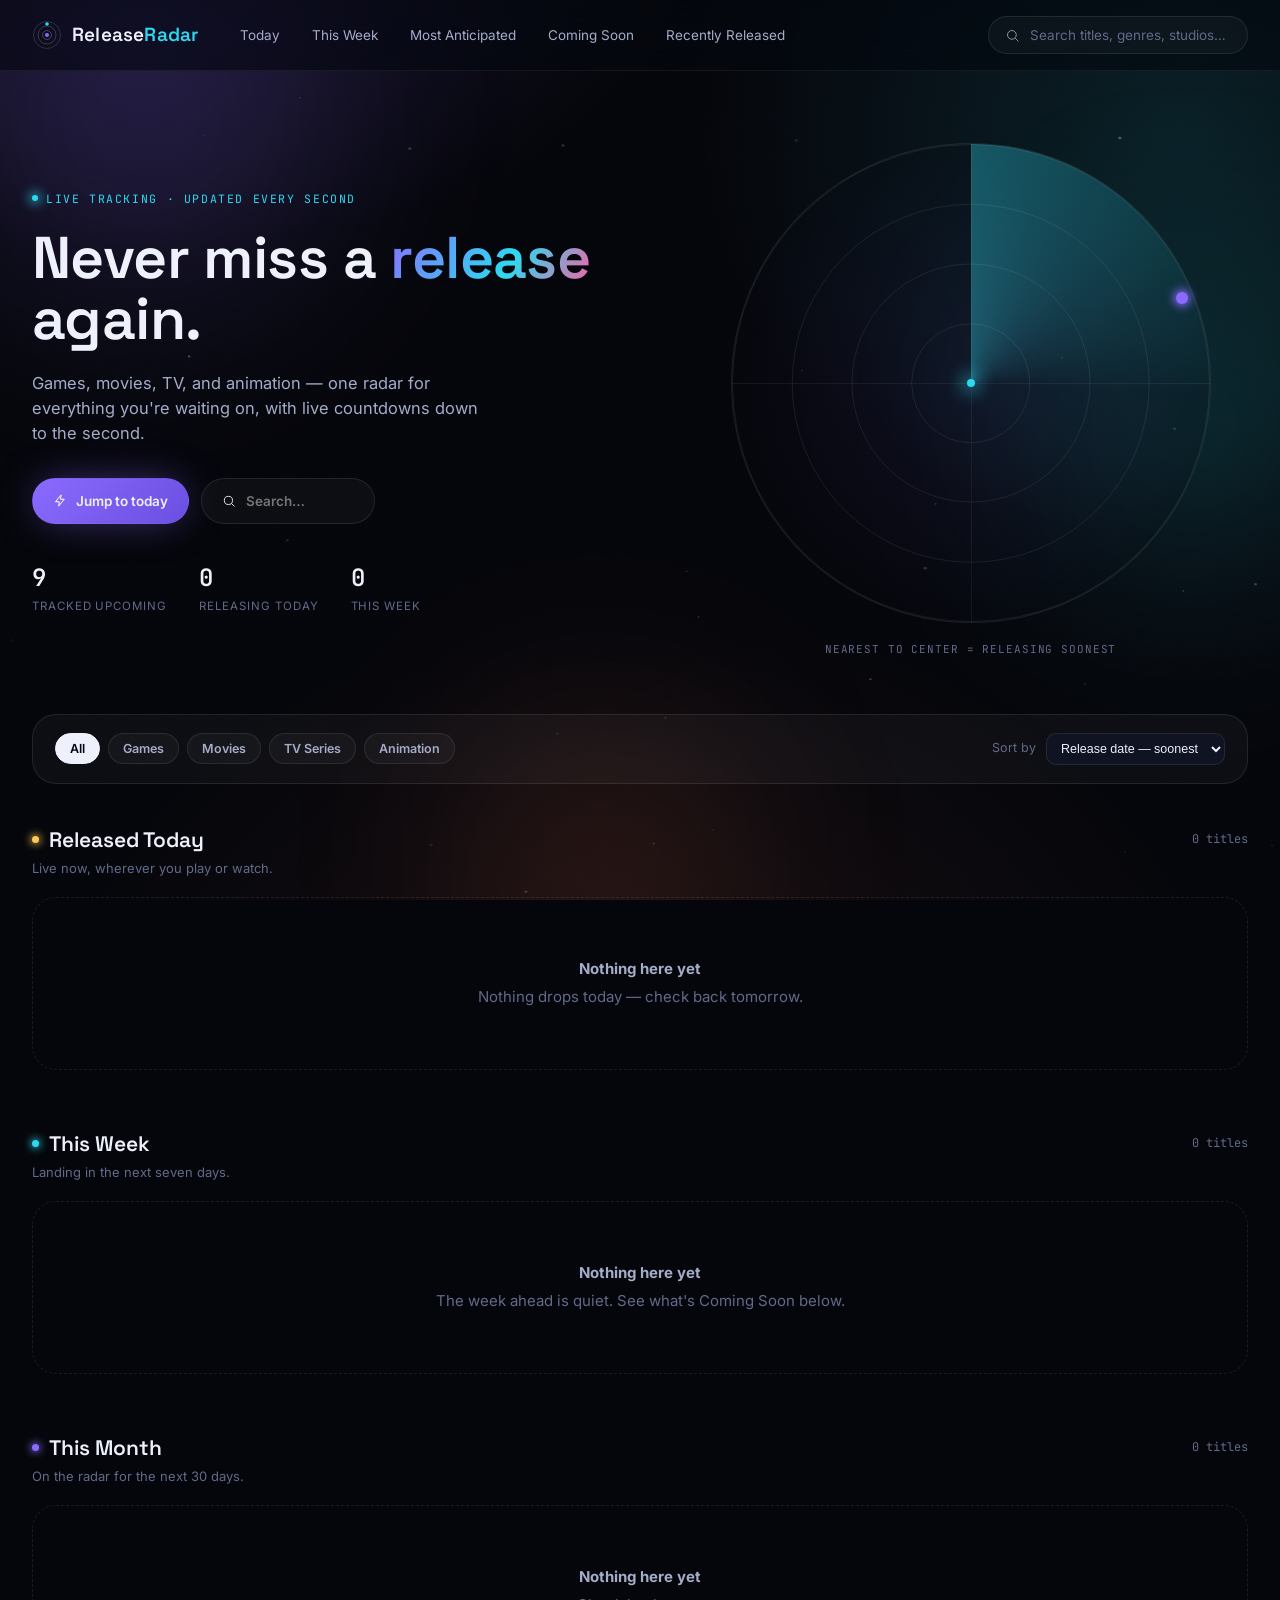
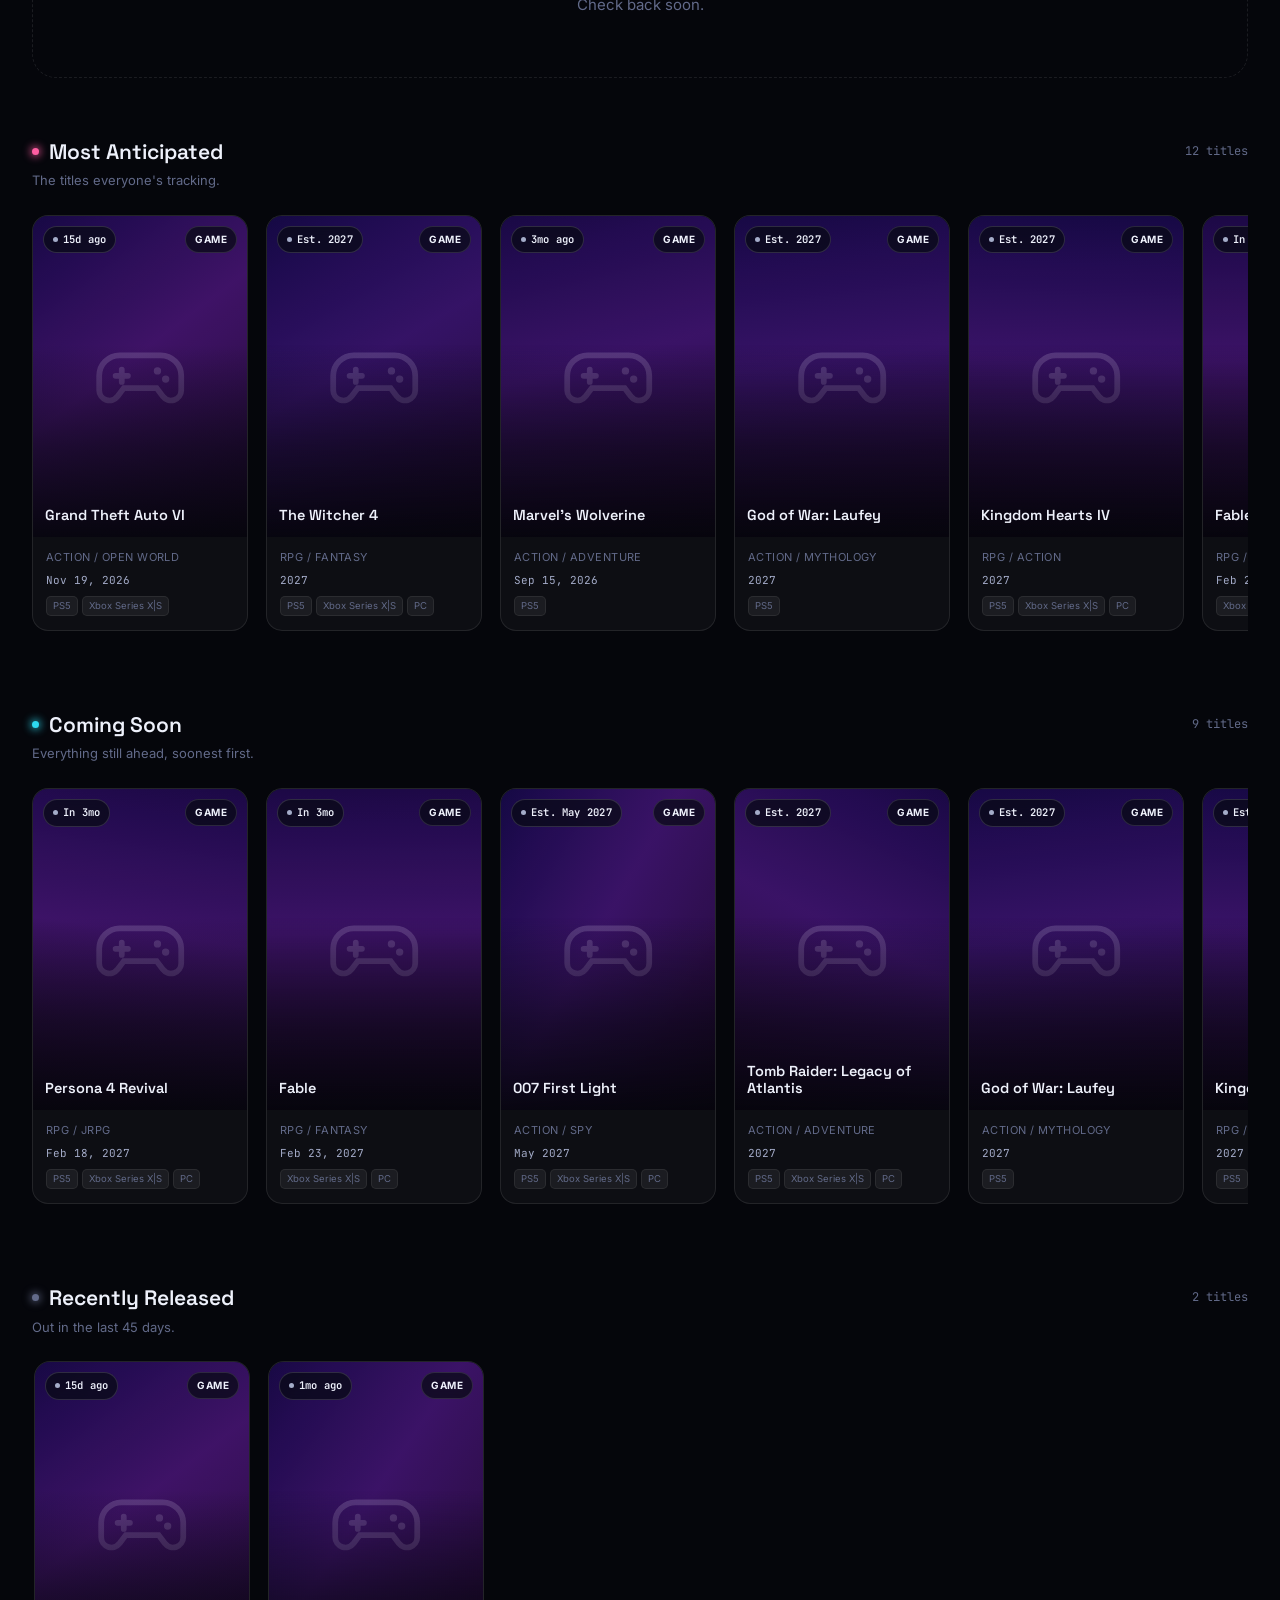
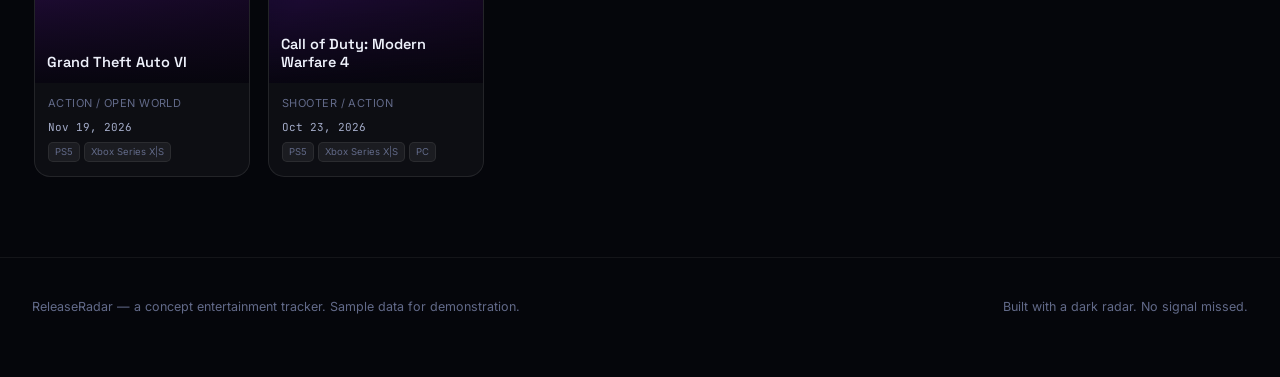
<file: index.html>
<!DOCTYPE html>
<html lang="en">
<head>
<meta charset="UTF-8" />
<meta name="viewport" content="width=device-width, initial-scale=1.0" />
<title>ReleaseRadar — Track every release, the moment it matters</title>
<meta name="description" content="ReleaseRadar tracks upcoming and recently released games, movies, TV series, and animation with live countdowns." />
<link rel="icon" href="data:image/svg+xml,<svg xmlns=%22http://www.w3.org/2000/svg%22 viewBox=%220 0 24 24%22><circle cx=%2212%22 cy=%2212%22 r=%2210%22 fill=%22%2305060b%22/><circle cx=%2212%22 cy=%2212%22 r=%227%22 fill=%22none%22 stroke=%22%232dd9f0%22 stroke-width=%221.4%22/><circle cx=%2212%22 cy=%2212%22 r=%222%22 fill=%22%238b6bff%22/></svg>">
<link rel="preconnect" href="https://fonts.googleapis.com">
<link rel="preconnect" href="https://fonts.gstatic.com" crossorigin>
<link href="https://fonts.googleapis.com/css2?family=Space+Grotesk:wght@500;600;700&family=Inter:wght@400;500;600;700&family=JetBrains+Mono:wght@500;600;700&display=swap" rel="stylesheet">
<link rel="stylesheet" href="css/styles.css" />
</head>
<body>

<div class="ambient" aria-hidden="true">
  <canvas id="ambientCanvas"></canvas>
  <div class="blob blob--1"></div>
  <div class="blob blob--2"></div>
  <div class="blob blob--3"></div>
  <div class="grain"></div>
</div>

<header class="site-header">
  <div class="site-header__inner">
    <a href="index.html" class="brand">
      <span class="brand__mark">
        <svg viewBox="0 0 30 30" fill="none">
          <circle cx="15" cy="15" r="13.5" stroke="rgba(255,255,255,0.14)"/>
          <circle cx="15" cy="15" r="9" stroke="rgba(255,255,255,0.18)"/>
          <circle cx="15" cy="15" r="4.5" stroke="rgba(255,255,255,0.22)"/>
          <g class="brand__pulse-dot">
            <circle cx="15" cy="4" r="1.8" fill="#2dd9f0"/>
          </g>
          <circle cx="15" cy="15" r="2" fill="#8b6bff"/>
        </svg>
      </span>
      <span>Release<span class="brand__word-radar">Radar</span></span>
    </a>
    <nav class="main-nav">
      <a href="#sec-today">Today</a>
      <a href="#sec-week">This Week</a>
      <a href="#sec-anticipated">Most Anticipated</a>
      <a href="#sec-soon">Coming Soon</a>
      <a href="#sec-recent">Recently Released</a>
    </nav>
    <label class="header-search">
      <svg width="15" height="15" viewBox="0 0 24 24" fill="none"><circle cx="11" cy="11" r="7" stroke="white" stroke-width="1.6"/><path d="M21 21l-4.3-4.3" stroke="white" stroke-width="1.6" stroke-linecap="round"/></svg>
      <input id="headerSearch" type="text" placeholder="Search titles, genres, studios…" autocomplete="off" />
    </label>
  </div>
</header>

<main class="page">

  <!-- HERO -->
  <section class="hero">
    <div>
      <div class="hero__eyebrow"><span class="dot"></span>Live tracking · updated every second</div>
      <h1>Never miss a <span class="grad">release</span> again.</h1>
      <p>Games, movies, TV, and animation — one radar for everything you're waiting on, with live countdowns down to the second.</p>
      <div class="hero__actions">
        <a href="#sec-today" class="btn btn--primary">
          <svg width="15" height="15" viewBox="0 0 24 24" fill="none"><path d="M13 3 4 14h6l-1 7 9-11h-6l1-7Z" stroke="white" stroke-width="1.6" stroke-linejoin="round"/></svg>
          Jump to today
        </a>
        <label class="btn" for="heroSearch" style="cursor:text;">
          <svg width="14" height="14" viewBox="0 0 24 24" fill="none"><circle cx="11" cy="11" r="7" stroke="currentColor" stroke-width="1.6"/><path d="M21 21l-4.3-4.3" stroke="currentColor" stroke-width="1.6" stroke-linecap="round"/></svg>
          <input id="heroSearch" type="text" placeholder="Search…" autocomplete="off"
            style="background:transparent;border:none;outline:none;color:inherit;font:inherit;width:110px;" />
        </label>
      </div>
      <div class="hero__stats">
        <div class="hero__stat"><div class="num mono" id="statTotal">—</div><div class="lbl">Tracked upcoming</div></div>
        <div class="hero__stat"><div class="num mono" id="statToday">—</div><div class="lbl">Releasing today</div></div>
        <div class="hero__stat"><div class="num mono" id="statWeek">—</div><div class="lbl">This week</div></div>
      </div>
    </div>

    <div>
      <div class="radar-wrap">
        <div class="radar" id="radar">
          <div class="radar__sweep"></div>
          <div class="radar__ring radar__ring--1"></div>
          <div class="radar__ring radar__ring--2"></div>
          <div class="radar__ring radar__ring--3"></div>
          <div class="radar__ring radar__ring--4"></div>
          <div class="radar__crosshair"></div>
          <div class="radar__center"></div>
          <!-- blips injected by app.js -->
        </div>
      </div>
      <div class="radar__caption">Nearest to center = releasing soonest</div>
    </div>
  </section>

  <!-- CONTROLS -->
  <div class="controls">
    <div class="controls__filters">
      <button class="chip active" data-filter="all">All</button>
      <button class="chip" data-filter="game">Games</button>
      <button class="chip" data-filter="movie">Movies</button>
      <button class="chip" data-filter="tv">TV Series</button>
      <button class="chip" data-filter="animation">Animation</button>
    </div>
    <div class="controls__sort">
      Sort by
      <select id="sortSelect">
        <option value="soonest">Release date — soonest</option>
        <option value="latest">Release date — latest</option>
        <option value="anticipated">Most anticipated</option>
        <option value="az">Title A–Z</option>
      </select>
    </div>
  </div>

  <!-- FILTERED / SEARCH RESULTS VIEW -->
  <div id="filteredView" style="display:none;">
    <p class="search-meta" id="searchMeta"></p>
    <div class="grid" id="filteredGrid"></div>
  </div>

  <!-- CURATED SECTIONS -->
  <div id="sections"></div>

</main>

<footer class="site-footer">
  <div class="page" style="display:flex;justify-content:space-between;flex-wrap:wrap;gap:14px;width:100%;">
    <span>ReleaseRadar — a concept entertainment tracker. Sample data for demonstration.</span>
    <span>Built with a dark radar. No signal missed.</span>
  </div>
</footer>

<script src="js/countdown.js"></script>
<script src="js/art.js"></script>
<script src="js/data.js"></script>
<script src="js/app.js"></script>
</body>
</html>
</file>
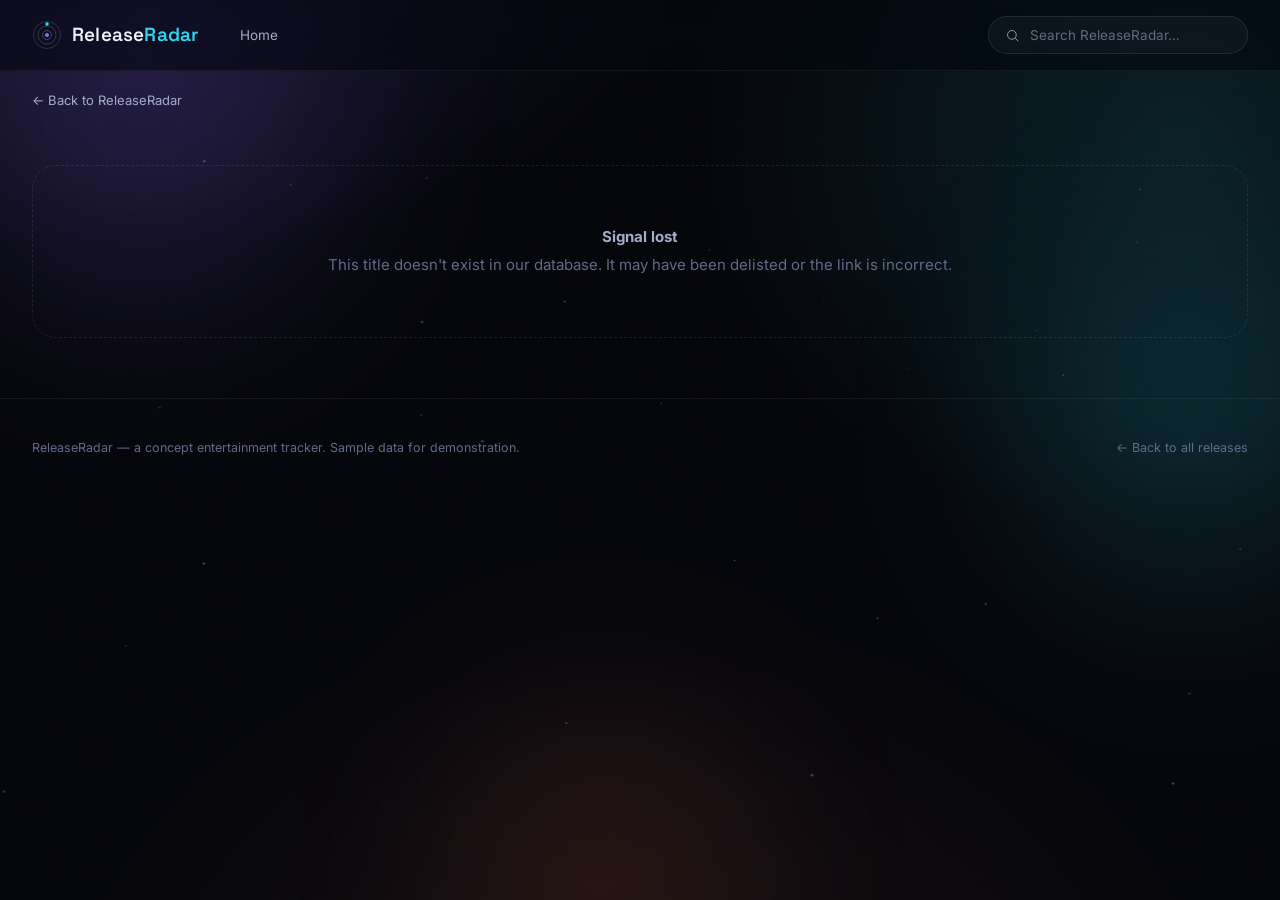
<file: detail.html>
<!DOCTYPE html>
<html lang="en">
<head>
<meta charset="UTF-8" />
<meta name="viewport" content="width=device-width, initial-scale=1.0" />
<title>ReleaseRadar — Title Detail</title>
<link rel="icon" href="data:image/svg+xml,<svg xmlns=%22http://www.w3.org/2000/svg%22 viewBox=%220 0 24 24%22><circle cx=%2212%22 cy=%2212%22 r=%2210%22 fill=%22%2305060b%22/><circle cx=%2212%22 cy=%2212%22 r=%227%22 fill=%22none%22 stroke=%22%232dd9f0%22 stroke-width=%221.4%22/><circle cx=%2212%22 cy=%2212%22 r=%222%22 fill=%22%238b6bff%22/></svg>">
<link rel="preconnect" href="https://fonts.googleapis.com">
<link rel="preconnect" href="https://fonts.gstatic.com" crossorigin>
<link href="https://fonts.googleapis.com/css2?family=Space+Grotesk:wght@500;600;700&family=Inter:wght@400;500;600;700&family=JetBrains+Mono:wght@500;600;700&display=swap" rel="stylesheet">
<link rel="stylesheet" href="css/styles.css" />
</head>
<body>

<div class="ambient" aria-hidden="true">
  <canvas id="ambientCanvas2"></canvas>
  <div class="blob blob--1"></div>
  <div class="blob blob--2"></div>
  <div class="blob blob--3"></div>
  <div class="grain"></div>
</div>

<header class="site-header">
  <div class="site-header__inner">
    <a href="index.html" class="brand">
      <span class="brand__mark">
        <svg viewBox="0 0 30 30" fill="none">
          <circle cx="15" cy="15" r="13.5" stroke="rgba(255,255,255,0.14)"/>
          <circle cx="15" cy="15" r="9" stroke="rgba(255,255,255,0.18)"/>
          <circle cx="15" cy="15" r="4.5" stroke="rgba(255,255,255,0.22)"/>
          <g class="brand__pulse-dot"><circle cx="15" cy="4" r="1.8" fill="#2dd9f0"/></g>
          <circle cx="15" cy="15" r="2" fill="#8b6bff"/>
        </svg>
      </span>
      <span>Release<span class="brand__word-radar">Radar</span></span>
    </a>
    <nav class="main-nav">
      <a href="index.html">Home</a>
    </nav>
    <label class="header-search">
      <svg width="15" height="15" viewBox="0 0 24 24" fill="none"><circle cx="11" cy="11" r="7" stroke="white" stroke-width="1.6"/><path d="M21 21l-4.3-4.3" stroke="white" stroke-width="1.6" stroke-linecap="round"/></svg>
      <input type="text" placeholder="Search ReleaseRadar…" onfocus="location.href='index.html'" readonly />
    </label>
  </div>
</header>

<div id="detailRoot">
  <div class="detail-backdrop" id="backdrop">
    <div class="detail-backdrop__art"></div>
    <div class="detail-backdrop__scrim"></div>
  </div>

  <div class="page">
    <a href="index.html" class="back-link">&larr; Back to ReleaseRadar</a>

    <div class="detail-main">
      <div>
        <div class="detail-poster" id="posterArt"></div>
      </div>

      <div>
        <div class="detail-head__category" id="categoryBadge"></div>
        <h1 class="detail-title" id="detailTitle">Loading…</h1>
        <p class="detail-tagline" id="detailTagline"></p>

        <div class="detail-meta-row">
          <div class="meta-item"><div class="lbl">Release Date</div><div class="val" id="dateVal">—</div></div>
          <div class="meta-item"><div class="lbl">Studio</div><div class="val" id="studioVal">—</div></div>
          <div class="meta-item"><div class="lbl">Genre</div><div class="val" id="genresVal">—</div></div>
          <div class="meta-item" id="ratingItem"><div class="lbl">Rating</div><div class="val" id="ratingVal">—</div></div>
        </div>

        <div class="countdown-panel" id="countdownPanel">
          <div>
            <div class="countdown-panel__label" id="countdownLabel">Countdown to release</div>
          </div>
          <div class="countdown-panel__units" id="countdownUnits"></div>
        </div>

        <div class="detail-section">
          <h3>Overview</h3>
          <p id="synopsisText"></p>
        </div>

        <div class="detail-section">
          <h3>Genres</h3>
          <div class="genre-pills" id="genrePills"></div>
        </div>

        <div class="detail-section" id="platformSection">
          <h3>Platforms</h3>
          <div class="platform-list" id="platformList"></div>
        </div>

        <div class="detail-section">
          <h3>Trailer</h3>
          <div class="trailer-frame" id="trailerFrame">
            <div class="trailer-frame__art"></div>
            <div class="trailer-frame__scrim"></div>
            <div class="trailer-viz" id="trailerViz"></div>
            <div class="trailer-frame__play">
              <svg width="22" height="22" viewBox="0 0 24 24" fill="none"><path d="M8 5v14l11-7L8 5Z" fill="white"/></svg>
            </div>
            <div class="trailer-frame__label" id="trailerLabel">Watch Trailer</div>
          </div>
        </div>

        <div class="detail-section" id="relatedSection">
          <h3>You may also track</h3>
          <div class="related-grid" id="relatedGrid"></div>
        </div>
      </div>
    </div>
  </div>
</div>

<footer class="site-footer">
  <div class="page" style="display:flex;justify-content:space-between;flex-wrap:wrap;gap:14px;width:100%;">
    <span>ReleaseRadar — a concept entertainment tracker. Sample data for demonstration.</span>
    <a href="index.html">&larr; Back to all releases</a>
  </div>
</footer>

<script src="js/countdown.js"></script>
<script src="js/art.js"></script>
<script src="js/data.js"></script>
<script src="js/detail.js"></script>
</body>
</html>
</file>
<file: css/styles.css>
/* =========================================================
   ReleaseRadar — Design tokens
   ========================================================= */
:root {
  /* Base surfaces */
  --bg-void: #05060b;
  --bg-deep: #0a0d18;
  --bg-elevated: #0f1322;
  --surface: rgba(255, 255, 255, 0.035);
  --surface-hover: rgba(255, 255, 255, 0.065);
  --glass-border: rgba(255, 255, 255, 0.09);
  --glass-border-strong: rgba(255, 255, 255, 0.16);

  /* Text */
  --text-primary: #eef1fb;
  --text-secondary: #a4acc9;
  --text-muted: #626a89;

  /* Signal palette (category identity) */
  --signal-violet: #8b6bff;
  --signal-cyan: #2dd9f0;
  --signal-ember: #ff7a54;
  --signal-magenta: #ff5da2;
  --signal-gold: #ffc857;

  --c-game: var(--signal-violet);
  --c-movie: var(--signal-cyan);
  --c-tv: var(--signal-ember);
  --c-animation: var(--signal-magenta);

  /* Fonts */
  --font-display: "Space Grotesk", "Segoe UI", sans-serif;
  --font-body: "Inter", "Segoe UI", sans-serif;
  --font-mono: "JetBrains Mono", ui-monospace, monospace;

  /* Radii & spacing rhythm */
  --r-sm: 10px;
  --r-md: 16px;
  --r-lg: 24px;
  --r-pill: 999px;

  --shadow-glow-violet: 0 0 40px -8px rgba(139, 107, 255, 0.55);
  --shadow-glow-cyan: 0 0 40px -8px rgba(45, 217, 240, 0.5);
  --shadow-glow-ember: 0 0 40px -8px rgba(255, 122, 84, 0.5);
  --shadow-glow-magenta: 0 0 40px -8px rgba(255, 93, 162, 0.5);

  --ease-out: cubic-bezier(0.16, 1, 0.3, 1);
}

/* =========================================================
   Reset & base
   ========================================================= */
* { box-sizing: border-box; }
html { scroll-behavior: smooth; }

body {
  margin: 0;
  background: var(--bg-void);
  color: var(--text-primary);
  font-family: var(--font-body);
  font-size: 15px;
  line-height: 1.5;
  -webkit-font-smoothing: antialiased;
  overflow-x: hidden;
}

img { max-width: 100%; display: block; }
a { color: inherit; text-decoration: none; }
button { font-family: inherit; cursor: pointer; }
ul { margin: 0; padding: 0; list-style: none; }
h1, h2, h3, h4, p { margin: 0; }

::selection { background: rgba(139, 107, 255, 0.35); }

:focus-visible {
  outline: 2px solid var(--signal-cyan);
  outline-offset: 3px;
  border-radius: 4px;
}

.mono { font-family: var(--font-mono); font-variant-numeric: tabular-nums; }

/* Scrollbars */
::-webkit-scrollbar { height: 8px; width: 8px; }
::-webkit-scrollbar-track { background: transparent; }
::-webkit-scrollbar-thumb { background: rgba(255,255,255,0.12); border-radius: var(--r-pill); }
::-webkit-scrollbar-thumb:hover { background: rgba(255,255,255,0.22); }

/* =========================================================
   Ambient background — gradients, blobs, particles
   ========================================================= */
.ambient {
  position: fixed;
  inset: 0;
  z-index: 0;
  overflow: hidden;
  pointer-events: none;
}

.ambient::before {
  content: "";
  position: absolute;
  inset: 0;
  background:
    radial-gradient(ellipse 900px 600px at 12% -10%, rgba(139, 107, 255, 0.16), transparent 60%),
    radial-gradient(ellipse 800px 700px at 92% 15%, rgba(45, 217, 240, 0.12), transparent 60%),
    radial-gradient(ellipse 1000px 800px at 50% 120%, rgba(255, 122, 84, 0.08), transparent 60%);
}

.blob {
  position: absolute;
  border-radius: 50%;
  filter: blur(90px);
  opacity: 0.5;
  will-change: transform;
}
.blob--1 {
  width: 42vw; height: 42vw;
  top: -12vw; left: -10vw;
  background: radial-gradient(circle, rgba(139,107,255,0.5), transparent 70%);
  animation: drift1 34s ease-in-out infinite;
}
.blob--2 {
  width: 38vw; height: 38vw;
  top: 20vh; right: -12vw;
  background: radial-gradient(circle, rgba(45,217,240,0.4), transparent 70%);
  animation: drift2 40s ease-in-out infinite;
}
.blob--3 {
  width: 34vw; height: 34vw;
  bottom: -14vw; left: 30vw;
  background: radial-gradient(circle, rgba(255,122,84,0.32), transparent 70%);
  animation: drift3 46s ease-in-out infinite;
}

@keyframes drift1 {
  0%, 100% { transform: translate(0, 0) scale(1); }
  50% { transform: translate(6vw, 8vh) scale(1.12); }
}
@keyframes drift2 {
  0%, 100% { transform: translate(0, 0) scale(1); }
  50% { transform: translate(-7vw, 6vh) scale(0.9); }
}
@keyframes drift3 {
  0%, 100% { transform: translate(0, 0) scale(1); }
  50% { transform: translate(5vw, -6vh) scale(1.08); }
}

.ambient canvas {
  position: absolute;
  inset: 0;
  width: 100%;
  height: 100%;
  opacity: 0.55;
}

.grain {
  position: absolute;
  inset: 0;
  background-image: url("data:image/svg+xml,%3Csvg xmlns='http://www.w3.org/2000/svg' width='120' height='120'%3E%3Cfilter id='n'%3E%3CfeTurbulence type='fractalNoise' baseFrequency='0.9' numOctaves='2' stitchTiles='stitch'/%3E%3C/filter%3E%3Crect width='100%25' height='100%25' filter='url(%23n)' opacity='0.4'/%3E%3C/svg%3E");
  opacity: 0.025;
  mix-blend-mode: overlay;
}

@media (prefers-reduced-motion: reduce) {
  html { scroll-behavior: auto; }
  .blob, .radar__sweep, .radar__ring, .pulse, * { animation-duration: 0.001ms !important; animation-iteration-count: 1 !important; }
}

/* =========================================================
   Layout shell
   ========================================================= */
.page {
  position: relative;
  z-index: 1;
  max-width: 1360px;
  margin: 0 auto;
  padding: 0 32px;
}

/* Header */
.site-header {
  position: sticky;
  top: 0;
  z-index: 50;
  backdrop-filter: blur(18px) saturate(140%);
  -webkit-backdrop-filter: blur(18px) saturate(140%);
  background: rgba(6, 8, 15, 0.65);
  border-bottom: 1px solid rgba(255, 255, 255, 0.06);
}

.site-header__inner {
  max-width: 1360px;
  margin: 0 auto;
  padding: 16px 32px;
  display: flex;
  align-items: center;
  gap: 28px;
}

.brand {
  display: flex;
  align-items: center;
  gap: 10px;
  font-family: var(--font-display);
  font-weight: 600;
  font-size: 19px;
  letter-spacing: 0.01em;
  white-space: nowrap;
}

.brand__mark {
  width: 30px; height: 30px;
  position: relative;
  flex-shrink: 0;
}
.brand__mark svg { width: 100%; height: 100%; }
.brand__pulse-dot {
  transform-origin: 15px 15px;
  animation: sweepSpin 4s linear infinite;
}
@keyframes sweepSpin { to { transform: rotate(360deg); } }

.brand__word-radar { color: var(--signal-cyan); }

.main-nav {
  display: flex;
  gap: 4px;
  flex: 1;
}
.main-nav a {
  font-size: 13.5px;
  color: var(--text-secondary);
  padding: 8px 14px;
  border-radius: var(--r-pill);
  transition: color .2s var(--ease-out), background .2s var(--ease-out);
}
.main-nav a:hover { color: var(--text-primary); background: var(--surface); }
.main-nav a.active { color: var(--text-primary); background: var(--surface-hover); }

.header-search {
  display: flex;
  align-items: center;
  gap: 8px;
  background: var(--surface);
  border: 1px solid var(--glass-border);
  border-radius: var(--r-pill);
  padding: 9px 16px;
  width: 260px;
  transition: border-color .2s, box-shadow .2s, width .25s var(--ease-out);
}
.header-search:focus-within {
  border-color: rgba(45, 217, 240, 0.45);
  box-shadow: 0 0 0 4px rgba(45, 217, 240, 0.08);
  width: 320px;
}
.header-search svg { flex-shrink: 0; opacity: 0.55; }
.header-search input {
  background: transparent;
  border: none;
  outline: none;
  color: var(--text-primary);
  font-size: 13.5px;
  width: 100%;
  font-family: var(--font-body);
}
.header-search input::placeholder { color: var(--text-muted); }

@media (max-width: 900px) {
  .main-nav { display: none; }
  .header-search { width: 100%; }
  .site-header__inner { flex-wrap: wrap; }
}

/* =========================================================
   Buttons / chips
   ========================================================= */
.btn {
  display: inline-flex;
  align-items: center;
  gap: 8px;
  padding: 11px 20px;
  border-radius: var(--r-pill);
  font-size: 13.5px;
  font-weight: 600;
  border: 1px solid var(--glass-border);
  background: var(--surface);
  color: var(--text-primary);
  transition: all .2s var(--ease-out);
}
.btn:hover { background: var(--surface-hover); border-color: var(--glass-border-strong); transform: translateY(-1px); }

.btn--primary {
  background: linear-gradient(135deg, var(--signal-violet), #6a4fe0);
  border-color: transparent;
  box-shadow: var(--shadow-glow-violet);
}
.btn--primary:hover { filter: brightness(1.1); }

.chip {
  display: inline-flex;
  align-items: center;
  gap: 6px;
  padding: 7px 14px;
  border-radius: var(--r-pill);
  font-size: 12.5px;
  font-weight: 600;
  border: 1px solid var(--glass-border);
  background: var(--surface);
  color: var(--text-secondary);
  transition: all .2s var(--ease-out);
  white-space: nowrap;
}
.chip:hover { color: var(--text-primary); border-color: var(--glass-border-strong); }
.chip.active {
  color: var(--bg-void);
  background: var(--text-primary);
  border-color: var(--text-primary);
}

/* =========================================================
   Hero + Radar signature element
   ========================================================= */
.hero {
  display: grid;
  grid-template-columns: 1.05fr 0.95fr;
  align-items: center;
  gap: 48px;
  padding: 72px 0 56px;
}

.hero__eyebrow {
  display: inline-flex;
  align-items: center;
  gap: 8px;
  font-family: var(--font-mono);
  font-size: 11.5px;
  letter-spacing: 0.14em;
  text-transform: uppercase;
  color: var(--signal-cyan);
  margin-bottom: 20px;
}
.hero__eyebrow .dot {
  width: 6px; height: 6px; border-radius: 50%;
  background: var(--signal-cyan);
  box-shadow: 0 0 12px 2px var(--signal-cyan);
  animation: blipPulse 1.8s ease-in-out infinite;
}

.hero h1 {
  font-family: var(--font-display);
  font-size: clamp(38px, 4.6vw, 62px);
  line-height: 1.04;
  letter-spacing: -0.01em;
  font-weight: 600;
  margin-bottom: 22px;
}
.hero h1 .grad {
  background: linear-gradient(120deg, var(--signal-violet), var(--signal-cyan) 60%, var(--signal-magenta));
  -webkit-background-clip: text;
  background-clip: text;
  color: transparent;
}

.hero p {
  font-size: 16.5px;
  color: var(--text-secondary);
  max-width: 460px;
  margin-bottom: 32px;
}

.hero__actions { display: flex; gap: 12px; margin-bottom: 36px; }

.hero__stats { display: flex; gap: 32px; }
.hero__stat .num {
  font-family: var(--font-mono);
  font-size: 24px;
  font-weight: 600;
  color: var(--text-primary);
}
.hero__stat .lbl {
  font-size: 11.5px;
  color: var(--text-muted);
  text-transform: uppercase;
  letter-spacing: 0.08em;
  margin-top: 2px;
}

/* Radar visual */
.radar-wrap {
  position: relative;
  aspect-ratio: 1 / 1;
  max-width: 480px;
  margin: 0 auto;
}

.radar {
  position: relative;
  width: 100%;
  height: 100%;
  border-radius: 50%;
  background: radial-gradient(circle at 50% 50%, rgba(139,107,255,0.08), rgba(10,13,24,0.2) 70%);
  border: 1px solid var(--glass-border);
}

.radar__ring {
  position: absolute;
  border: 1px solid rgba(255,255,255,0.08);
  border-radius: 50%;
  top: 50%; left: 50%;
  transform: translate(-50%, -50%);
}
.radar__ring--1 { width: 25%; height: 25%; }
.radar__ring--2 { width: 50%; height: 50%; }
.radar__ring--3 { width: 75%; height: 75%; }
.radar__ring--4 { width: 100%; height: 100%; }

.radar__crosshair {
  position: absolute;
  inset: 0;
}
.radar__crosshair::before,
.radar__crosshair::after {
  content: "";
  position: absolute;
  background: rgba(255,255,255,0.06);
}
.radar__crosshair::before { top: 0; bottom: 0; left: 50%; width: 1px; }
.radar__crosshair::after { left: 0; right: 0; top: 50%; height: 1px; }

.radar__sweep {
  position: absolute;
  inset: 0;
  border-radius: 50%;
  background: conic-gradient(from 0deg, rgba(45,217,240,0.35), transparent 26%, transparent 100%);
  animation: sweepSpin 6s linear infinite;
  mix-blend-mode: screen;
}

.radar__center {
  position: absolute;
  top: 50%; left: 50%;
  width: 8px; height: 8px;
  transform: translate(-50%, -50%);
  border-radius: 50%;
  background: var(--signal-cyan);
  box-shadow: 0 0 18px 4px rgba(45,217,240,0.7);
}

.radar__blip {
  position: absolute;
  width: 12px; height: 12px;
  border-radius: 50%;
  cursor: pointer;
  transform: translate(-50%, -50%);
}
.radar__blip .core {
  position: absolute;
  inset: 0;
  border-radius: 50%;
  background: var(--dot-color, var(--signal-violet));
  box-shadow: 0 0 10px 2px var(--dot-color, var(--signal-violet));
  transition: transform .2s var(--ease-out);
}
.radar__blip .ping {
  position: absolute;
  inset: -6px;
  border-radius: 50%;
  border: 1px solid var(--dot-color, var(--signal-violet));
  opacity: 0;
  animation: blipPing 3s ease-out infinite;
}
.radar__blip:hover .core { transform: scale(1.6); }
.radar__blip:nth-child(3n) .ping { animation-delay: 1s; }
.radar__blip:nth-child(3n+1) .ping { animation-delay: 2s; }

.radar__tooltip {
  position: absolute;
  bottom: calc(100% + 8px);
  left: 50%;
  transform: translateX(-50%);
  background: rgba(12, 15, 26, 0.95);
  border: 1px solid var(--glass-border-strong);
  border-radius: var(--r-sm);
  padding: 7px 11px;
  font-size: 11.5px;
  white-space: nowrap;
  opacity: 0;
  pointer-events: none;
  transition: opacity .15s;
  z-index: 5;
}
.radar__blip:hover .radar__tooltip { opacity: 1; }
.radar__tooltip .t-title { font-weight: 600; color: var(--text-primary); }
.radar__tooltip .t-meta { color: var(--text-muted); font-family: var(--font-mono); font-size: 10.5px; }

@keyframes blipPing {
  0% { transform: scale(0.4); opacity: 0.7; }
  100% { transform: scale(2.4); opacity: 0; }
}
@keyframes blipPulse {
  0%, 100% { opacity: 1; } 50% { opacity: 0.35; }
}

.radar__caption {
  text-align: center;
  font-family: var(--font-mono);
  font-size: 11px;
  color: var(--text-muted);
  letter-spacing: 0.08em;
  text-transform: uppercase;
  margin-top: 18px;
}

@media (max-width: 980px) {
  .hero { grid-template-columns: 1fr; padding-top: 44px; text-align: left; }
  .radar-wrap { max-width: 340px; margin-top: 8px; }
}

/* =========================================================
   Filter / control bar
   ========================================================= */
.controls {
  display: flex;
  align-items: center;
  justify-content: space-between;
  gap: 20px;
  flex-wrap: wrap;
  padding: 18px 22px;
  margin-bottom: 40px;
  background: var(--surface);
  border: 1px solid var(--glass-border);
  border-radius: var(--r-lg);
  backdrop-filter: blur(16px);
}
.controls__filters {
  display: flex;
  gap: 8px;
  flex-wrap: wrap;
}
.controls__sort {
  display: flex;
  align-items: center;
  gap: 10px;
  font-size: 12.5px;
  color: var(--text-muted);
}
.controls__sort select {
  background: var(--bg-elevated);
  color: var(--text-primary);
  border: 1px solid var(--glass-border);
  border-radius: var(--r-sm);
  padding: 7px 10px;
  font-size: 12.5px;
  outline: none;
}

.search-meta {
  font-size: 13px;
  color: var(--text-muted);
  margin: -20px 0 24px;
}
.search-meta strong { color: var(--text-primary); }

/* =========================================================
   Sections & rails
   ========================================================= */
.section {
  margin-bottom: 58px;
  position: relative;
}
.section__head {
  display: flex;
  align-items: baseline;
  justify-content: space-between;
  margin-bottom: 18px;
}
.section__title {
  font-family: var(--font-display);
  font-size: 21px;
  font-weight: 600;
  display: flex;
  align-items: center;
  gap: 10px;
}
.section__title .status-dot {
  width: 7px; height: 7px; border-radius: 50%;
}
.section__count {
  font-family: var(--font-mono);
  font-size: 12px;
  color: var(--text-muted);
}
.section__sub {
  font-size: 13px;
  color: var(--text-muted);
  margin-top: 4px;
}

.rail {
  display: flex;
  gap: 18px;
  overflow-x: auto;
  padding: 6px 2px 20px;
  scroll-snap-type: x proximity;
}
.rail::-webkit-scrollbar { height: 6px; }

.grid {
  display: grid;
  grid-template-columns: repeat(auto-fill, minmax(220px, 1fr));
  gap: 18px;
}

.empty-state {
  text-align: center;
  padding: 60px 20px;
  color: var(--text-muted);
  border: 1px dashed var(--glass-border);
  border-radius: var(--r-lg);
}
.empty-state strong { display: block; color: var(--text-secondary); font-size: 15px; margin-bottom: 6px; }

/* =========================================================
   Cards
   ========================================================= */
.card {
  scroll-snap-align: start;
  flex: 0 0 216px;
  position: relative;
  background: var(--surface);
  border: 1px solid var(--glass-border);
  border-radius: var(--r-md);
  overflow: hidden;
  transition: transform .35s var(--ease-out), border-color .3s, box-shadow .35s var(--ease-out);
  display: flex;
  flex-direction: column;
}
.grid .card { flex-basis: auto; }

.card:hover {
  transform: translateY(-6px);
  border-color: var(--glass-border-strong);
}
.card--game:hover { box-shadow: var(--shadow-glow-violet); }
.card--movie:hover { box-shadow: var(--shadow-glow-cyan); }
.card--tv:hover { box-shadow: var(--shadow-glow-ember); }
.card--animation:hover { box-shadow: var(--shadow-glow-magenta); }

.card__poster {
  position: relative;
  aspect-ratio: 2 / 3;
  overflow: hidden;
  background: var(--bg-elevated);
}
.card__poster-art {
  position: absolute;
  inset: 0;
  transition: transform .5s var(--ease-out);
}
.card:hover .card__poster-art { transform: scale(1.06); }

.card__poster-icon {
  position: absolute;
  inset: 0;
  display: flex;
  align-items: center;
  justify-content: center;
  opacity: 0.16;
}
.card__poster-icon svg { width: 46%; height: 46%; }

.card__poster-img {
  position: absolute;
  inset: 0;
  width: 100%;
  height: 100%;
  object-fit: cover;
  opacity: 0;
  filter: saturate(0.82) contrast(1.05) brightness(0.82);
  transition: transform .5s var(--ease-out), opacity .45s var(--ease-out);
}
.card__poster-img.is-loaded { opacity: 1; }
.card:hover .card__poster-img { transform: scale(1.06); }

.card__poster-tint {
  position: absolute;
  inset: 0;
  background: var(--accent, var(--signal-violet));
  opacity: 0.14;
  mix-blend-mode: color;
  pointer-events: none;
}

.card__scrim {
  position: absolute;
  inset: 0;
  background: linear-gradient(180deg, transparent 40%, rgba(4,5,10,0.55) 72%, rgba(4,5,10,0.92) 100%);
}

.card__badge {
  position: absolute;
  top: 10px; left: 10px;
  display: inline-flex;
  align-items: center;
  gap: 5px;
  padding: 5px 9px;
  border-radius: var(--r-pill);
  font-family: var(--font-mono);
  font-size: 10.5px;
  font-weight: 600;
  letter-spacing: 0.02em;
  background: rgba(8, 10, 18, 0.72);
  border: 1px solid rgba(255,255,255,0.14);
  backdrop-filter: blur(6px);
}
.card__badge.is-today { color: var(--signal-gold); border-color: rgba(255,200,87,0.4); }
.card__badge.is-today .b-dot { background: var(--signal-gold); box-shadow: 0 0 8px 2px var(--signal-gold); }
.card__badge .b-dot { width: 5px; height: 5px; border-radius: 50%; background: var(--text-secondary); }

.card__category {
  position: absolute;
  top: 10px; right: 10px;
  padding: 5px 9px;
  border-radius: var(--r-pill);
  font-size: 10px;
  font-weight: 700;
  text-transform: uppercase;
  letter-spacing: 0.05em;
  background: rgba(8, 10, 18, 0.72);
  backdrop-filter: blur(6px);
  border: 1px solid rgba(255,255,255,0.12);
}

.card__poster-title {
  position: absolute;
  left: 12px; right: 12px; bottom: 12px;
  font-family: var(--font-display);
  font-size: 14.5px;
  font-weight: 600;
  line-height: 1.2;
}

.card__body {
  padding: 12px 13px 14px;
  display: flex;
  flex-direction: column;
  gap: 7px;
  flex: 1;
}
.card__genres {
  font-size: 11px;
  color: var(--text-muted);
  text-transform: uppercase;
  letter-spacing: 0.04em;
}
.card__date-row {
  display: flex;
  align-items: center;
  justify-content: space-between;
  margin-top: auto;
}
.card__date {
  font-family: var(--font-mono);
  font-size: 11px;
  color: var(--text-secondary);
}
.card__platforms {
  display: flex;
  gap: 4px;
  flex-wrap: wrap;
}
.plat-tag {
  font-size: 9.5px;
  padding: 2px 6px;
  border-radius: 5px;
  background: rgba(255,255,255,0.06);
  color: var(--text-muted);
  border: 1px solid rgba(255,255,255,0.07);
}

/* Category accent bar */
.card::after {
  content: "";
  position: absolute;
  top: 0; left: 0; right: 0;
  height: 2px;
  background: var(--accent, var(--signal-violet));
  opacity: 0;
  transition: opacity .3s;
}
.card:hover::after { opacity: 1; }
.card--game { --accent: var(--c-game); }
.card--movie { --accent: var(--c-movie); }
.card--tv { --accent: var(--c-tv); }
.card--animation { --accent: var(--c-animation); }

/* Rail scroll arrows */
.rail-wrap { position: relative; }
.rail-arrow {
  position: absolute;
  top: 40%;
  transform: translateY(-50%);
  width: 38px; height: 38px;
  border-radius: 50%;
  background: rgba(10,13,22,0.85);
  border: 1px solid var(--glass-border-strong);
  display: flex; align-items: center; justify-content: center;
  z-index: 4;
  opacity: 0;
  transition: opacity .2s;
}
.rail-wrap:hover .rail-arrow { opacity: 1; }
.rail-arrow--left { left: -6px; }
.rail-arrow--right { right: -6px; }
@media (max-width: 760px) { .rail-arrow { display: none; } }

/* =========================================================
   Footer
   ========================================================= */
.site-footer {
  border-top: 1px solid rgba(255,255,255,0.06);
  padding: 40px 0 60px;
  margin-top: 60px;
  color: var(--text-muted);
  font-size: 12.5px;
  display: flex;
  justify-content: space-between;
  flex-wrap: wrap;
  gap: 14px;
}
.site-footer a:hover { color: var(--text-secondary); }

/* =========================================================
   Detail page
   ========================================================= */
.detail-backdrop {
  position: relative;
  height: 46vh;
  min-height: 340px;
  overflow: hidden;
  margin-top: -1px;
}
.detail-backdrop__art {
  position: absolute; inset: 0;
}
.backdrop-img {
  position: absolute; inset: 0;
  width: 100%; height: 100%;
  object-fit: cover;
  opacity: 0;
  filter: saturate(0.8) contrast(1.05) brightness(0.78);
  transition: opacity .6s var(--ease-out);
}
.backdrop-img.is-loaded { opacity: 1; }
.backdrop-tint {
  position: absolute; inset: 0;
  background: var(--accent, var(--signal-violet));
  opacity: 0.12;
  mix-blend-mode: color;
  pointer-events: none;
}
.detail-backdrop__scrim {
  position: absolute; inset: 0;
  background:
    linear-gradient(180deg, rgba(5,6,11,0.2) 0%, rgba(5,6,11,0.55) 55%, var(--bg-void) 100%),
    linear-gradient(90deg, rgba(5,6,11,0.75) 0%, transparent 55%);
}

.detail-main {
  position: relative;
  margin-top: -140px;
  z-index: 2;
  display: grid;
  grid-template-columns: 260px 1fr;
  gap: 40px;
  padding-bottom: 60px;
}

.detail-poster {
  width: 100%;
  aspect-ratio: 2/3;
  border-radius: var(--r-lg);
  overflow: hidden;
  border: 1px solid var(--glass-border-strong);
  box-shadow: 0 30px 60px -20px rgba(0,0,0,0.6);
  position: relative;
}

.back-link {
  display: inline-flex;
  align-items: center;
  gap: 6px;
  font-size: 13px;
  color: var(--text-secondary);
  margin: 20px 0 14px;
}
.back-link:hover { color: var(--text-primary); }

.detail-head__category {
  display: inline-flex;
  align-items: center;
  gap: 7px;
  font-size: 11px;
  font-weight: 700;
  text-transform: uppercase;
  letter-spacing: 0.06em;
  padding: 6px 12px;
  border-radius: var(--r-pill);
  border: 1px solid var(--glass-border-strong);
  background: var(--surface);
  margin-bottom: 16px;
}
.detail-head__category .b-dot { width: 6px; height: 6px; border-radius: 50%; background: var(--accent); box-shadow: 0 0 8px 1px var(--accent); }

.detail-title {
  font-family: var(--font-display);
  font-size: clamp(28px, 3.6vw, 44px);
  font-weight: 600;
  margin-bottom: 10px;
  line-height: 1.06;
}
.detail-tagline { color: var(--text-secondary); font-size: 15.5px; max-width: 640px; margin-bottom: 20px; }

.detail-meta-row {
  display: flex;
  gap: 26px;
  flex-wrap: wrap;
  margin-bottom: 28px;
}
.meta-item .lbl { font-size: 10.5px; text-transform: uppercase; letter-spacing: 0.08em; color: var(--text-muted); margin-bottom: 4px; }
.meta-item .val { font-family: var(--font-mono); font-size: 14px; color: var(--text-primary); }

.countdown-panel {
  display: inline-flex;
  align-items: center;
  gap: 22px;
  padding: 18px 26px;
  border-radius: var(--r-lg);
  background: var(--surface);
  border: 1px solid var(--glass-border-strong);
  margin-bottom: 30px;
  backdrop-filter: blur(14px);
}
.countdown-panel__label {
  font-family: var(--font-mono);
  font-size: 11px;
  text-transform: uppercase;
  letter-spacing: 0.1em;
  color: var(--text-muted);
}
.countdown-panel__units { display: flex; gap: 18px; }
.cu { text-align: center; }
.cu .n { font-family: var(--font-mono); font-size: 26px; font-weight: 700; color: var(--text-primary); }
.cu .u { font-size: 10px; color: var(--text-muted); text-transform: uppercase; letter-spacing: 0.06em; }
.countdown-panel.released { border-color: rgba(255,200,87,0.35); }
.countdown-panel.released .countdown-panel__label { color: var(--signal-gold); }

.detail-section { margin-bottom: 34px; }
.detail-section h3 {
  font-family: var(--font-display);
  font-size: 16px;
  margin-bottom: 12px;
  color: var(--text-primary);
}
.detail-section p { color: var(--text-secondary); max-width: 760px; font-size: 14.5px; line-height: 1.7; }

.genre-pills { display: flex; gap: 8px; flex-wrap: wrap; }

.platform-list { display: flex; gap: 10px; flex-wrap: wrap; }
.platform-pill {
  display: flex; align-items: center; gap: 8px;
  padding: 9px 14px;
  border-radius: var(--r-sm);
  background: var(--surface);
  border: 1px solid var(--glass-border);
  font-size: 12.5px;
}

.trailer-frame {
  position: relative;
  aspect-ratio: 16/9;
  max-width: 760px;
  border-radius: var(--r-lg);
  overflow: hidden;
  border: 1px solid var(--glass-border-strong);
  background: var(--bg-elevated);
  cursor: pointer;
}
.trailer-frame__art { position: absolute; inset: 0; }
.trailer-frame__scrim { position: absolute; inset: 0; background: linear-gradient(180deg, rgba(5,6,11,0.1), rgba(5,6,11,0.75)); }
.trailer-frame__play {
  position: absolute; top: 50%; left: 50%; transform: translate(-50%,-50%);
  width: 74px; height: 74px; border-radius: 50%;
  background: rgba(255,255,255,0.1);
  border: 1px solid rgba(255,255,255,0.35);
  backdrop-filter: blur(8px);
  display: flex; align-items: center; justify-content: center;
  transition: transform .25s var(--ease-out), background .25s;
}
.trailer-frame:hover .trailer-frame__play { transform: translate(-50%,-50%) scale(1.08); background: rgba(255,255,255,0.16); }
.trailer-frame__label {
  position: absolute; left: 18px; bottom: 16px;
  font-family: var(--font-mono); font-size: 11px; letter-spacing: 0.08em; text-transform: uppercase; color: var(--text-secondary);
}
.trailer-frame.is-playing .trailer-frame__play { opacity: 0; pointer-events: none; }
.trailer-viz {
  position: absolute; inset: 0;
  display: flex; align-items: center; justify-content: center; gap: 4px;
  opacity: 0;
  transition: opacity .3s;
}
.trailer-frame.is-playing .trailer-viz { opacity: 1; }
.trailer-viz span {
  width: 5px; height: 14px; border-radius: 3px;
  background: var(--accent, var(--signal-cyan));
  animation: vizBar 1.1s ease-in-out infinite;
}
@keyframes vizBar { 0%, 100% { height: 14px; } 50% { height: 58px; } }

.related-grid {
  display: grid;
  grid-template-columns: repeat(auto-fill, minmax(190px, 1fr));
  gap: 16px;
}

@media (max-width: 860px) {
  .detail-main { grid-template-columns: 1fr; margin-top: -100px; }
  .detail-poster { width: 160px; }
}

/* =========================================================
   Utility fades / reveal
   ========================================================= */
.fade-up {
  animation: fadeUp .6s var(--ease-out) both;
}
@keyframes fadeUp {
  from { opacity: 0; transform: translateY(14px); }
  to { opacity: 1; transform: translateY(0); }
}

.loading-shimmer {
  background: linear-gradient(100deg, var(--surface) 30%, var(--surface-hover) 50%, var(--surface) 70%);
  background-size: 200% 100%;
  animation: shimmer 1.6s ease-in-out infinite;
}
@keyframes shimmer { to { background-position: -200% 0; } }
</file>
